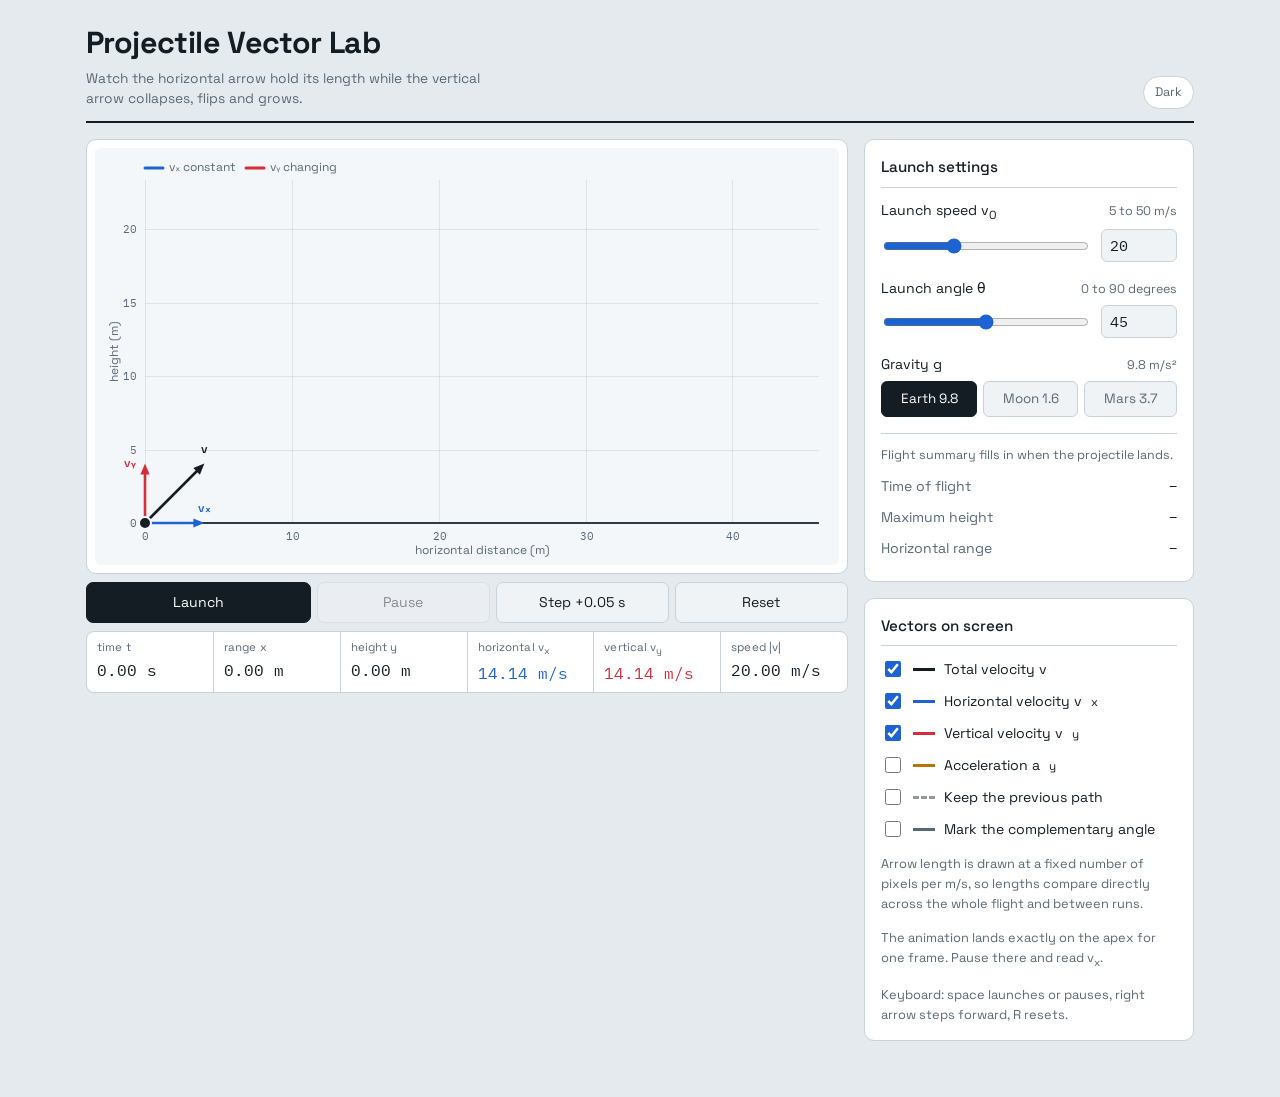
<file: documents/goals-projectile-vector-lab-2627.html>
<!DOCTYPE html>
<html lang="en">
<head>
<meta charset="utf-8">
<meta name="viewport" content="width=device-width, initial-scale=1, viewport-fit=cover">
<title>Projectile Vector Lab</title>
<link rel="preconnect" href="https://fonts.googleapis.com">
<link rel="preconnect" href="https://fonts.gstatic.com" crossorigin>
<link href="https://fonts.googleapis.com/css2?family=IBM+Plex+Mono:wght@400;500&family=Space+Grotesk:wght@400;500;700&display=swap" rel="stylesheet">
<style>
:root{
  box-sizing:border-box;
  padding-top:env(safe-area-inset-top,0px);
  padding-bottom:env(safe-area-inset-bottom,0px);

  --wash:#E5EAEF;
  --paper:#FFFFFF;
  --ink:#141C24;
  --ink-soft:#5A6875;
  --rule:#C9D2DA;
  --grid:rgba(20,28,36,.09);
  --grid-strong:rgba(20,28,36,.20);
  --sky:#F4F7FA;
  --ground:#2E3A45;
  --vx:#1D63D1;
  --vy:#D42E3B;
  --vtot:#151C23;
  --acc:#B87407;
  --trace:rgba(20,28,36,.45);
  --field:#EFF3F6;
}
@media (prefers-color-scheme:dark){
  :root:not([data-theme="light"]){
    --wash:#0E141A;
    --paper:#171F27;
    --ink:#E8EEF4;
    --ink-soft:#9AA9B6;
    --rule:#2C3842;
    --grid:rgba(232,238,244,.10);
    --grid-strong:rgba(232,238,244,.22);
    --sky:#111920;
    --ground:#8FA1B0;
    --vx:#5C97F2;
    --vy:#F06A72;
    --vtot:#E8EEF4;
    --acc:#E5A33C;
    --trace:rgba(232,238,244,.45);
    --field:#101820;
  }
}
:root[data-theme="dark"]{
  --wash:#0E141A; --paper:#171F27; --ink:#E8EEF4; --ink-soft:#9AA9B6;
  --rule:#2C3842; --grid:rgba(232,238,244,.10); --grid-strong:rgba(232,238,244,.22);
  --sky:#111920; --ground:#8FA1B0; --vx:#5C97F2; --vy:#F06A72; --vtot:#E8EEF4;
  --acc:#E5A33C; --trace:rgba(232,238,244,.45); --field:#101820;
}
*,*::before,*::after{box-sizing:inherit}
html{-webkit-text-size-adjust:100%}
body{
  margin:0;
  background:var(--wash);
  color:var(--ink);
  font-family:"Space Grotesk",system-ui,-apple-system,"Segoe UI",Roboto,sans-serif;
  font-size:15px;
  line-height:1.5;
}
.shell{max-width:1140px;margin:0 auto;padding:20px 16px 56px}

header.masthead{
  display:flex;align-items:flex-end;justify-content:space-between;gap:16px;
  padding-bottom:12px;margin-bottom:16px;border-bottom:2px solid var(--ink);
}
h1{font-size:clamp(1.35rem,3.2vw,1.9rem);font-weight:700;letter-spacing:-.02em;margin:0}
.masthead p{margin:2px 0 0;color:var(--ink-soft);font-size:.86rem;max-width:46ch}
.theme-btn{
  flex:none;border:1px solid var(--rule);background:var(--paper);color:var(--ink-soft);
  font:inherit;font-size:.78rem;padding:6px 11px;border-radius:999px;cursor:pointer;
}
.theme-btn:hover{color:var(--ink)}

.stage{
  background:var(--paper);border:1px solid var(--rule);border-radius:10px;
  padding:8px;margin-bottom:8px;
}
canvas{display:block;width:100%;height:auto;border-radius:6px;background:var(--sky);touch-action:manipulation}

.readout{
  display:grid;grid-template-columns:repeat(auto-fit,minmax(104px,1fr));
  gap:1px;background:var(--rule);border:1px solid var(--rule);border-radius:8px;
  overflow:hidden;
}
.cell{background:var(--paper);padding:7px 10px}
@media (max-width:899px){
  .readout{grid-template-columns:repeat(3,1fr)}
  .cell{padding:5px 8px}
  .cell .k{font-size:.68rem}
  .cell .v{font-size:.9rem}
}
.cell .k{font-size:.72rem;color:var(--ink-soft);letter-spacing:.01em}
.cell .v{font-family:"IBM Plex Mono",ui-monospace,monospace;font-size:1.02rem;font-variant-numeric:tabular-nums;margin-top:2px}
.cell.vx .v{color:var(--vx)}
.cell.vy .v{color:var(--vy)}

.layout{display:grid;grid-template-columns:minmax(0,1fr) 330px;gap:16px;align-items:start}
.viz{position:sticky;top:env(safe-area-inset-top,0px);z-index:5}
.side{display:flex;flex-direction:column;gap:16px}
@media (max-width:899px){
  .shell{padding-top:12px}
  .layout{grid-template-columns:1fr;gap:12px}
  .viz{background:var(--wash);padding:8px 0 10px;margin:0 -16px;padding-left:16px;padding-right:16px;
       border-bottom:1px solid var(--rule);box-shadow:0 6px 12px -10px rgba(0,0,0,.35)}
  header.masthead{margin-bottom:4px}
  .masthead p{display:none}
}
.panel{background:var(--paper);border:1px solid var(--rule);border-radius:10px;padding:16px}
.panel h2{font-size:.95rem;font-weight:500;margin:0 0 12px;padding-bottom:8px;border-bottom:1px solid var(--rule)}

.ctrl{margin-bottom:16px}
.ctrl:last-child{margin-bottom:0}
.ctrl-head{display:flex;align-items:baseline;justify-content:space-between;gap:10px;margin-bottom:6px}
.ctrl-head label{font-size:.88rem}
.ctrl-head .unit{color:var(--ink-soft);font-size:.78rem}
.row{display:flex;align-items:center;gap:10px}
input[type=range]{flex:1;accent-color:var(--vx);min-width:0}
input[type=number]{
  width:76px;padding:6px 8px;border:1px solid var(--rule);border-radius:6px;
  background:var(--field);color:var(--ink);
  font-family:"IBM Plex Mono",ui-monospace,monospace;font-size:.92rem;font-variant-numeric:tabular-nums;
}
.segmented{display:flex;gap:6px;flex-wrap:wrap}
.segmented button{
  flex:1 1 auto;border:1px solid var(--rule);background:var(--field);color:var(--ink-soft);
  font:inherit;font-size:.84rem;padding:7px 10px;border-radius:6px;cursor:pointer;
}
.segmented button[aria-pressed="true"]{background:var(--ink);color:var(--paper);border-color:var(--ink)}

.transport{display:grid;grid-template-columns:1.3fr 1fr 1fr 1fr;gap:6px;margin-bottom:8px}
.transport button{
  border:1px solid var(--rule);background:var(--field);color:var(--ink);
  font:inherit;font-size:.88rem;padding:9px 6px;border-radius:7px;cursor:pointer;
}
.transport button:hover{border-color:var(--ink)}
.transport button.primary{background:var(--ink);color:var(--paper);border-color:var(--ink)}
.transport button:disabled{opacity:.45;cursor:not-allowed}
@media (max-width:899px){.transport button{padding:9px 4px;font-size:.82rem}}

.toggles{display:flex;flex-direction:column;gap:10px}
.toggle{display:flex;align-items:center;gap:9px;font-size:.88rem;cursor:pointer}
.toggle input{width:16px;height:16px;accent-color:var(--vx);flex:none}
.swatch{width:22px;height:0;border-top-width:3px;border-top-style:solid;flex:none}
.swatch.dash{border-top-style:dashed}

.results{margin-top:4px;border-top:1px solid var(--rule);padding-top:12px}
.results table{width:100%;border-collapse:collapse;font-size:.88rem}
.results th{text-align:left;font-weight:400;color:var(--ink-soft);padding:5px 0}
.results td{text-align:right;font-family:"IBM Plex Mono",ui-monospace,monospace;font-variant-numeric:tabular-nums;padding:5px 0}
.results caption{text-align:left;color:var(--ink-soft);font-size:.78rem;margin-bottom:6px}

.hint{color:var(--ink-soft);font-size:.8rem;margin:14px 0 0;line-height:1.55}
button:focus-visible,input:focus-visible{outline:2px solid var(--vx);outline-offset:2px}
@media (prefers-reduced-motion:reduce){*{transition:none!important}}
</style>
</head>
<body>
<div class="shell">

<header class="masthead">
  <div>
    <h1>Projectile Vector Lab</h1>
    <p>Watch the horizontal arrow hold its length while the vertical arrow collapses, flips and grows.</p>
  </div>
  <button class="theme-btn" id="themeBtn" type="button">Dark</button>
</header>

<div class="layout">

<div class="viz">
  <div class="stage">
    <canvas id="cv" width="1000" height="520" aria-label="Projectile trajectory with velocity vectors"></canvas>
  </div>

  <div class="transport">
    <button type="button" class="primary" id="launchBtn">Launch</button>
    <button type="button" id="pauseBtn" disabled>Pause</button>
    <button type="button" id="stepBtn">Step +0.05 s</button>
    <button type="button" id="resetBtn">Reset</button>
  </div>

  <div class="readout" id="telemetry">
    <div class="cell"><div class="k">time t</div><div class="v" id="tOut">0.00 s</div></div>
    <div class="cell"><div class="k">range x</div><div class="v" id="xOut">0.00 m</div></div>
    <div class="cell"><div class="k">height y</div><div class="v" id="yOut">0.00 m</div></div>
    <div class="cell vx"><div class="k">horizontal v<sub>x</sub></div><div class="v" id="vxOut">0.00 m/s</div></div>
    <div class="cell vy"><div class="k">vertical v<sub>y</sub></div><div class="v" id="vyOut">0.00 m/s</div></div>
    <div class="cell"><div class="k">speed |v|</div><div class="v" id="vOut">0.00 m/s</div></div>
  </div>
</div>

<aside class="side">
  <section class="panel">
    <h2>Launch settings</h2>

    <div class="ctrl">
      <div class="ctrl-head"><label for="v0">Launch speed v<sub>0</sub></label><span class="unit">5 to 50 m/s</span></div>
      <div class="row">
        <input type="range" id="v0" min="5" max="50" step="1" value="20">
        <input type="number" id="v0n" min="5" max="50" step="1" value="20">
      </div>
    </div>

    <div class="ctrl">
      <div class="ctrl-head"><label for="th">Launch angle &theta;</label><span class="unit">0 to 90 degrees</span></div>
      <div class="row">
        <input type="range" id="th" min="0" max="90" step="1" value="45">
        <input type="number" id="thn" min="0" max="90" step="1" value="45">
      </div>
    </div>

    <div class="ctrl">
      <div class="ctrl-head"><label>Gravity g</label><span class="unit" id="gLabel">9.8 m/s&sup2;</span></div>
      <div class="segmented" id="gSeg">
        <button type="button" data-g="9.8" aria-pressed="true">Earth 9.8</button>
        <button type="button" data-g="1.6" aria-pressed="false">Moon 1.6</button>
        <button type="button" data-g="3.7" aria-pressed="false">Mars 3.7</button>
      </div>
    </div>

    <div class="results">
      <table>
        <caption id="resCaption">Flight summary fills in when the projectile lands.</caption>
        <tbody>
          <tr><th scope="row">Time of flight</th><td id="tfOut">&ndash;</td></tr>
          <tr><th scope="row">Maximum height</th><td id="hmOut">&ndash;</td></tr>
          <tr><th scope="row">Horizontal range</th><td id="rgOut">&ndash;</td></tr>
        </tbody>
      </table>
    </div>
  </section>

  <section class="panel">
    <h2>Vectors on screen</h2>
    <div class="toggles">
      <label class="toggle"><input type="checkbox" id="cbV" checked><span class="swatch" style="border-top-color:var(--vtot)"></span>Total velocity v</label>
      <label class="toggle"><input type="checkbox" id="cbVx" checked><span class="swatch" style="border-top-color:var(--vx)"></span>Horizontal velocity v<sub>x</sub></label>
      <label class="toggle"><input type="checkbox" id="cbVy" checked><span class="swatch" style="border-top-color:var(--vy)"></span>Vertical velocity v<sub>y</sub></label>
      <label class="toggle"><input type="checkbox" id="cbA"><span class="swatch" style="border-top-color:var(--acc)"></span>Acceleration a<sub>y</sub></label>
      <label class="toggle"><input type="checkbox" id="cbGhost"><span class="swatch dash" style="border-top-color:var(--trace)"></span>Keep the previous path</label>
      <label class="toggle"><input type="checkbox" id="cbComp"><span class="swatch" style="border-top-color:var(--ink-soft)"></span>Mark the complementary angle</label>
    </div>

    <p class="hint">Arrow length is drawn at a fixed number of pixels per m/s, so lengths compare directly across the whole flight and between runs.</p>
    <p class="hint">The animation lands exactly on the apex for one frame. Pause there and read v<sub>x</sub>.</p>
    <p class="hint">Keyboard: space launches or pauses, right arrow steps forward, R resets.</p>
  </section>
</aside>

</div>
</div>

<script>
(function(){
"use strict";

var cv = document.getElementById('cv');
var ctx = cv.getContext('2d');

var PX_PER_MS = 4.2;          // pixels of arrow per 1 m/s
var STEP = 0.05;              // seconds per Step press
var PAD = {l:50, r:20, t:32, b:42};

var state = {
  v0:20, thDeg:45, g:9.8,
  t:0, running:false, launched:false, landed:false,
  apexShown:false,
  trace:[], ghost:[],
  scale:10, tf:0, hmax:0, range:0,
  lastFrame:0
};

function rad(d){ return d*Math.PI/180; }
function v0x(){ return state.v0*Math.cos(rad(state.thDeg)); }
function v0y(){ return state.v0*Math.sin(rad(state.thDeg)); }
function tApex(){ return v0y()/state.g; }
function tFlight(){ return 2*v0y()/state.g; }
function hMax(){ var u=v0y(); return u*u/(2*state.g); }
function rangeM(){ return state.v0*state.v0*Math.sin(rad(2*state.thDeg))/state.g; }
function px(t){ return v0x()*t; }
function py(t){ return v0y()*t - 0.5*state.g*t*t; }
function vyAt(t){ return v0y() - state.g*t; }

function css(name){
  return getComputedStyle(document.documentElement).getPropertyValue(name).trim();
}

/* ---------- canvas sizing ---------- */
var W=1000, H=520;
function resize(){
  var wrapW = cv.parentElement.clientWidth - 16;
  W = Math.max(280, wrapW);
  var narrow = window.matchMedia('(max-width: 899px)').matches;
  var cap = narrow ? window.innerHeight*0.36 : window.innerHeight - 230;
  H = Math.round(Math.max(200, Math.min(560, W*0.56, cap)));
  var dpr = window.devicePixelRatio || 1;
  cv.width = Math.round(W*dpr);
  cv.height = Math.round(H*dpr);
  cv.style.height = H + 'px';
  ctx.setTransform(dpr,0,0,dpr,0,0);
  computeScale();
  draw();
}

function computeScale(){
  var R = Math.max(rangeM(), 1);
  var Hh = Math.max(hMax(), 0.5);
  var worldW = R*1.10 + 1;
  var worldH = Hh*1.30 + 1;
  var sx = (W - PAD.l - PAD.r)/worldW;
  var sy = (H - PAD.t - PAD.b)/worldH;
  state.scale = Math.min(sx, sy);
}

function sx(xm){ return PAD.l + xm*state.scale; }
function sy(ym){ return H - PAD.b - ym*state.scale; }

/* ---------- drawing ---------- */
function niceStep(worldSpan, pxSpan){
  var target = worldSpan / Math.max(3, Math.round(pxSpan/90));
  var pow = Math.pow(10, Math.floor(Math.log(target)/Math.LN10));
  var opts = [1,2,2.5,5,10];
  for (var i=0;i<opts.length;i++){ if (opts[i]*pow >= target) return opts[i]*pow; }
  return 10*pow;
}

function drawGrid(){
  var worldW = (W - PAD.l - PAD.r)/state.scale;
  var worldH = (H - PAD.t - PAD.b)/state.scale;
  var gx = niceStep(worldW, W), gy = niceStep(worldH, H);

  ctx.save();
  ctx.font = '11px "IBM Plex Mono", monospace';
  ctx.strokeStyle = css('--grid');
  ctx.fillStyle = css('--ink-soft');
  ctx.lineWidth = 1;

  var x;
  ctx.textAlign='center'; ctx.textBaseline='top';
  for (x=0; x<=worldW+1e-9; x+=gx){
    var X = Math.round(sx(x))+0.5;
    ctx.beginPath(); ctx.moveTo(X, PAD.t); ctx.lineTo(X, H-PAD.b); ctx.stroke();
    ctx.fillText(x.toFixed(gx<1?1:0), X, H-PAD.b+8);
  }
  ctx.textAlign='right'; ctx.textBaseline='middle';
  for (var y=0; y<=worldH+1e-9; y+=gy){
    var Y = Math.round(sy(y))+0.5;
    ctx.beginPath(); ctx.moveTo(PAD.l, Y); ctx.lineTo(W-PAD.r, Y); ctx.stroke();
    ctx.fillText(y.toFixed(gy<1?1:0), PAD.l-8, Y);
  }

  ctx.fillStyle = css('--ink-soft');
  ctx.textAlign='center'; ctx.textBaseline='bottom';
  ctx.font = '12px "Space Grotesk", sans-serif';
  ctx.fillText('horizontal distance (m)', (PAD.l+W-PAD.r)/2, H-8);
  ctx.save();
  ctx.translate(14, (PAD.t+H-PAD.b)/2);
  ctx.rotate(-Math.PI/2);
  ctx.textBaseline='top';
  ctx.fillText('height (m)', 0, 0);
  ctx.restore();

  // ground line
  ctx.strokeStyle = css('--ground');
  ctx.lineWidth = 2;
  ctx.beginPath(); ctx.moveTo(PAD.l, sy(0)); ctx.lineTo(W-PAD.r, sy(0)); ctx.stroke();
  ctx.restore();
}

function dashedPath(points, color, width){
  if (points.length < 2) return;
  ctx.save();
  ctx.setLineDash([6,5]);
  ctx.strokeStyle = color;
  ctx.lineWidth = width;
  ctx.beginPath();
  ctx.moveTo(sx(points[0].x), sy(points[0].y));
  for (var i=1;i<points.length;i++) ctx.lineTo(sx(points[i].x), sy(points[i].y));
  ctx.stroke();
  ctx.restore();
}

function arrow(x0,y0,x1,y1,color,label,labelSide){
  var dx=x1-x0, dy=y1-y0;
  var len=Math.sqrt(dx*dx+dy*dy);
  if (len < 1.2) return;
  var head = Math.min(11, len*0.42);
  var ux=dx/len, uy=dy/len;
  ctx.save();
  ctx.strokeStyle=color; ctx.fillStyle=color; ctx.lineWidth=2.6; ctx.lineCap='round';
  ctx.beginPath(); ctx.moveTo(x0,y0); ctx.lineTo(x1-ux*head*0.6, y1-uy*head*0.6); ctx.stroke();
  ctx.beginPath();
  ctx.moveTo(x1,y1);
  ctx.lineTo(x1-ux*head - uy*head*0.42, y1-uy*head + ux*head*0.42);
  ctx.lineTo(x1-ux*head + uy*head*0.42, y1-uy*head - ux*head*0.42);
  ctx.closePath(); ctx.fill();
  if (label){
    ctx.font='600 12px "Space Grotesk", sans-serif';
    ctx.textAlign='center'; ctx.textBaseline='middle';
    var ox = labelSide==='below' ? 0 : (labelSide==='left' ? -16 : 0);
    var oy = labelSide==='below' ? 15 : (labelSide==='above' ? -14 : 0);
    if (labelSide==='side'){ ox = ux*0 + 16*Math.sign(uy||1); oy = 0; }
    ctx.fillText(label, x1+ox, y1+oy);
  }
  ctx.restore();
}

function draw(){
  ctx.clearRect(0,0,W,H);
  ctx.fillStyle = css('--sky');
  ctx.fillRect(0,0,W,H);
  drawGrid();

  if (document.getElementById('cbGhost').checked && state.ghost.length>1){
    dashedPath(state.ghost, css('--rule'), 2);
  }

  if (document.getElementById('cbComp').checked){
    drawComplement();
  }

  dashedPath(state.trace, css('--trace'), 1.8);

  // apex marker once passed
  if (state.launched && state.t >= tApex() - 1e-9 && tApex() > 0){
    var ax = sx(px(tApex())), ay = sy(py(tApex()));
    ctx.save();
    ctx.strokeStyle = css('--ink-soft');
    ctx.setLineDash([2,4]); ctx.lineWidth=1;
    ctx.beginPath(); ctx.moveTo(ax, ay); ctx.lineTo(ax, sy(0)); ctx.stroke();
    ctx.restore();
  }

  drawProjectile();
  drawLegend();
}

function drawComplement(){
  var comp = 90 - state.thDeg;
  var u = state.v0*Math.sin(rad(comp));
  var w = state.v0*Math.cos(rad(comp));
  var tf = 2*u/state.g;
  if (tf <= 0) return;
  var pts=[], n=90;
  for (var i=0;i<=n;i++){
    var t = tf*i/n;
    pts.push({x:w*t, y:u*t-0.5*state.g*t*t});
  }
  ctx.save();
  ctx.setLineDash([2,6]);
  ctx.strokeStyle = css('--ink-soft');
  ctx.lineWidth=1.4;
  ctx.beginPath();
  ctx.moveTo(sx(pts[0].x), sy(pts[0].y));
  for (var j=1;j<pts.length;j++) ctx.lineTo(sx(pts[j].x), sy(pts[j].y));
  ctx.stroke();
  ctx.font='11px "Space Grotesk", sans-serif';
  ctx.fillStyle=css('--ink-soft');
  ctx.textAlign='center';
  var mid = pts[Math.round(n*0.32)];
  ctx.fillText(comp.toFixed(0)+'\u00B0 path', sx(mid.x), sy(mid.y)-8);
  ctx.restore();
}

function drawProjectile(){
  var t = state.t;
  var X = px(t), Y = py(t);
  if (Y < 0) Y = 0;
  var cx = sx(X), cy = sy(Y);
  var vx = v0x(), vy = state.landed ? vyAt(state.tf) : vyAt(t);
  if (!state.launched){ vx = v0x(); vy = v0y(); }

  var showV  = document.getElementById('cbV').checked;
  var showVx = document.getElementById('cbVx').checked;
  var showVy = document.getElementById('cbVy').checked;
  var showA  = document.getElementById('cbA').checked;

  // total velocity first so the components sit on top
  if (showV) arrow(cx, cy, cx + vx*PX_PER_MS, cy - vy*PX_PER_MS, css('--vtot'), 'v', 'above');
  if (showVx) arrow(cx, cy, cx + vx*PX_PER_MS, cy, css('--vx'), 'v\u2093', 'above');
  if (showVy && Math.abs(vy) > 1e-9) arrow(cx, cy, cx, cy - vy*PX_PER_MS, css('--vy'), 'v\u1D67', 'left');
  if (showA) arrow(cx, cy, cx, cy + state.g*PX_PER_MS*1.6, css('--acc'), 'a\u1D67', 'below');

  ctx.save();
  ctx.fillStyle = css('--ink');
  ctx.beginPath(); ctx.arc(cx, cy, 6, 0, Math.PI*2); ctx.fill();
  ctx.strokeStyle = css('--sky'); ctx.lineWidth=2; ctx.stroke();
  ctx.restore();

  if (showVy && Math.abs(vy) <= 1e-9 && state.launched && !state.landed){
    ctx.save();
    ctx.font='600 12px "Space Grotesk", sans-serif';
    ctx.fillStyle=css('--vy');
    ctx.textAlign='left';
    ctx.fillText('v\u1D67 = 0', cx+12, cy-14);
    ctx.restore();
  }
}

function drawLegend(){
  var items = [];
  if (document.getElementById('cbVx').checked) items.push(['v\u2093 constant', css('--vx')]);
  if (document.getElementById('cbVy').checked) items.push(['v\u1D67 changing', css('--vy')]);
  if (document.getElementById('cbA').checked) items.push(['a\u1D67 constant down', css('--acc')]);
  if (!items.length) return;
  ctx.save();
  ctx.font='12px "Space Grotesk", sans-serif';
  ctx.textBaseline='middle'; ctx.textAlign='left';
  var y = PAD.t - 12;
  var x = PAD.l;
  for (var i=0;i<items.length;i++){
    ctx.strokeStyle=items[i][1]; ctx.lineWidth=3; ctx.lineCap='round';
    ctx.beginPath(); ctx.moveTo(x, y); ctx.lineTo(x+18, y); ctx.stroke();
    ctx.fillStyle=css('--ink-soft');
    ctx.fillText(items[i][0], x+24, y);
    x += 34 + ctx.measureText(items[i][0]).width;
  }
  ctx.restore();
}

/* ---------- telemetry ---------- */
function fmt(n, u){ return n.toFixed(2) + ' ' + u; }
function updateTelemetry(){
  var t = state.t;
  var vy = state.launched ? vyAt(state.landed ? state.tf : t) : v0y();
  var vx = v0x();
  var y = Math.max(0, py(t));
  document.getElementById('tOut').textContent  = fmt(t,'s');
  document.getElementById('xOut').textContent  = fmt(state.launched?px(t):0,'m');
  document.getElementById('yOut').textContent  = fmt(state.launched?y:0,'m');
  document.getElementById('vxOut').textContent = fmt(vx,'m/s');
  document.getElementById('vyOut').textContent = fmt(vy,'m/s');
  document.getElementById('vOut').textContent  = fmt(Math.sqrt(vx*vx+vy*vy),'m/s');
}

function showResults(){
  document.getElementById('tfOut').textContent = state.tf.toFixed(2)+' s';
  document.getElementById('hmOut').textContent = state.hmax.toFixed(2)+' m';
  document.getElementById('rgOut').textContent = state.range.toFixed(2)+' m';
  document.getElementById('resCaption').textContent =
    'Landed after ' + state.tf.toFixed(2) + ' s at ' + state.v0 + ' m/s, ' + state.thDeg + '\u00B0, g = ' + state.g + ' m/s\u00B2.';
}

function clearResults(){
  document.getElementById('tfOut').textContent = '\u2013';
  document.getElementById('hmOut').textContent = '\u2013';
  document.getElementById('rgOut').textContent = '\u2013';
  document.getElementById('resCaption').textContent = 'Flight summary fills in when the projectile lands.';
}

/* ---------- simulation ---------- */
function advance(dt){
  if (state.landed) return;
  var t0 = state.t;
  var t1 = t0 + dt;
  var ta = tApex();
  // land exactly on the apex for one frame
  if (!state.apexShown && ta > 0 && t0 < ta && t1 >= ta){
    t1 = ta;
    state.apexShown = true;
  }
  if (t1 >= state.tf){
    t1 = state.tf;
    state.landed = true;
    state.running = false;
    document.getElementById('pauseBtn').disabled = true;
    document.getElementById('pauseBtn').textContent = 'Pause';
    showResults();
  }
  state.t = t1;
  state.trace.push({x:px(t1), y:Math.max(0,py(t1))});
  updateTelemetry();
  draw();
}

function loop(ts){
  if (!state.running) return;
  if (!state.lastFrame) state.lastFrame = ts;
  var dt = Math.min(0.033, (ts - state.lastFrame)/1000);
  state.lastFrame = ts;
  advance(dt*0.55);   // slowed for observation
  if (state.running) requestAnimationFrame(loop);
}

function launch(){
  resetRun(true);
  if (state.tf <= 0){
    // straight up at 90 degrees still flies; only a zero vertical component ends instantly
    state.tf = tFlight();
  }
  state.launched = true;
  state.running = state.tf > 0;
  state.lastFrame = 0;
  state.trace.push({x:0,y:0});
  document.getElementById('pauseBtn').disabled = !state.running;
  document.getElementById('pauseBtn').textContent = 'Pause';
  if (state.running) requestAnimationFrame(loop);
  else { state.landed = true; showResults(); }
  updateTelemetry();
  draw();
}

function resetRun(keepGhost){
  if (keepGhost && state.trace.length > 1) state.ghost = state.trace.slice();
  state.t = 0;
  state.running = false;
  state.launched = false;
  state.landed = false;
  state.apexShown = false;
  state.trace = [];
  state.tf = tFlight();
  state.hmax = hMax();
  state.range = rangeM();
  computeScale();
  clearResults();
  document.getElementById('pauseBtn').disabled = true;
  document.getElementById('pauseBtn').textContent = 'Pause';
  updateTelemetry();
  draw();
}

/* ---------- controls ---------- */
function bindPair(rangeId, numId, key, after){
  var r = document.getElementById(rangeId), n = document.getElementById(numId);
  function set(val, from){
    var v = parseFloat(val);
    if (isNaN(v)) return;
    v = Math.min(parseFloat(r.max), Math.max(parseFloat(r.min), Math.round(v)));
    state[key] = v;
    if (from !== 'r') r.value = v;
    if (from !== 'n') n.value = v;
    after();
  }
  r.addEventListener('input', function(){ set(r.value,'r'); });
  n.addEventListener('input', function(){ set(n.value,'n'); });
  n.addEventListener('blur', function(){ set(n.value,'b'); });
}

function onParamChange(){
  resetRun(false);
}

bindPair('v0','v0n','v0', onParamChange);
bindPair('th','thn','thDeg', onParamChange);

document.getElementById('gSeg').addEventListener('click', function(e){
  var b = e.target.closest('button');
  if (!b) return;
  state.g = parseFloat(b.dataset.g);
  Array.prototype.forEach.call(this.querySelectorAll('button'), function(x){
    x.setAttribute('aria-pressed', x === b ? 'true' : 'false');
  });
  document.getElementById('gLabel').textContent = state.g + ' m/s\u00B2';
  onParamChange();
});

document.getElementById('launchBtn').addEventListener('click', launch);

document.getElementById('pauseBtn').addEventListener('click', function(){
  if (!state.launched || state.landed) return;
  state.running = !state.running;
  this.textContent = state.running ? 'Pause' : 'Resume';
  if (state.running){ state.lastFrame = 0; requestAnimationFrame(loop); }
});

document.getElementById('stepBtn').addEventListener('click', function(){
  if (!state.launched){
    launch();
    state.running = false;
    document.getElementById('pauseBtn').textContent = 'Resume';
    return;
  }
  state.running = false;
  document.getElementById('pauseBtn').textContent = 'Resume';
  advance(STEP);
});

document.getElementById('resetBtn').addEventListener('click', function(){
  state.ghost = [];
  resetRun(false);
});

['cbV','cbVx','cbVy','cbA','cbGhost','cbComp'].forEach(function(id){
  document.getElementById(id).addEventListener('change', draw);
});

document.addEventListener('keydown', function(e){
  if (/^(INPUT|TEXTAREA)$/.test(e.target.tagName)) return;
  if (e.code === 'Space'){ e.preventDefault();
    if (!state.launched || state.landed) launch();
    else document.getElementById('pauseBtn').click();
  }
  if (e.key === 'ArrowRight'){ e.preventDefault(); document.getElementById('stepBtn').click(); }
  if (e.key === 'r' || e.key === 'R'){ document.getElementById('resetBtn').click(); }
});

/* ---------- theme ---------- */
var themeBtn = document.getElementById('themeBtn');
function systemDark(){ return window.matchMedia && window.matchMedia('(prefers-color-scheme: dark)').matches; }
var forced = null;
function applyTheme(){
  if (forced) document.documentElement.setAttribute('data-theme', forced);
  else document.documentElement.removeAttribute('data-theme');
  var isDark = forced ? forced === 'dark' : systemDark();
  themeBtn.textContent = isDark ? 'Light' : 'Dark';
  draw();
}
themeBtn.addEventListener('click', function(){
  var isDark = forced ? forced === 'dark' : systemDark();
  forced = isDark ? 'light' : 'dark';
  applyTheme();
});
if (window.matchMedia){
  var mq = window.matchMedia('(prefers-color-scheme: dark)');
  if (mq.addEventListener) mq.addEventListener('change', applyTheme);
}

window.addEventListener('resize', resize);
if (document.fonts && document.fonts.ready) document.fonts.ready.then(draw);

state.tf = tFlight(); state.hmax = hMax(); state.range = rangeM();
resize();
updateTelemetry();
applyTheme();

})();
</script>
</body>
</html>
</file>
